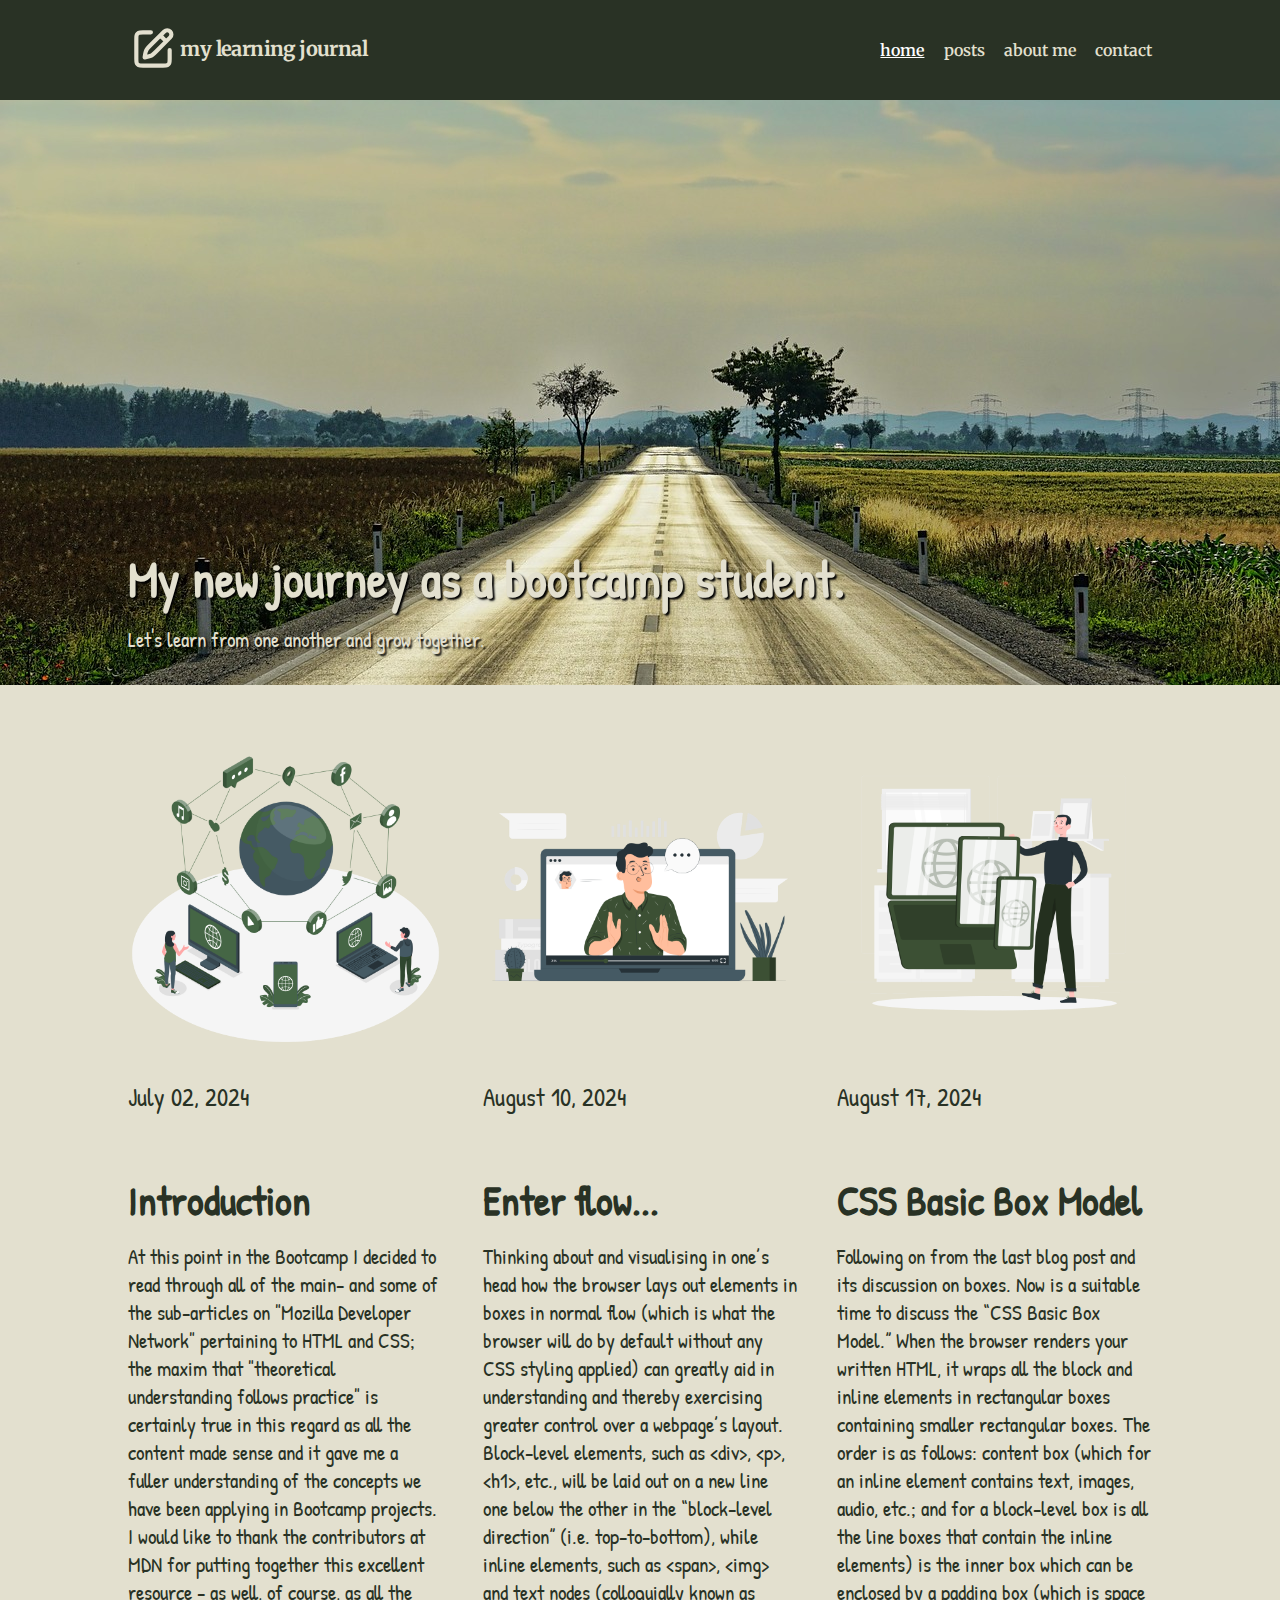
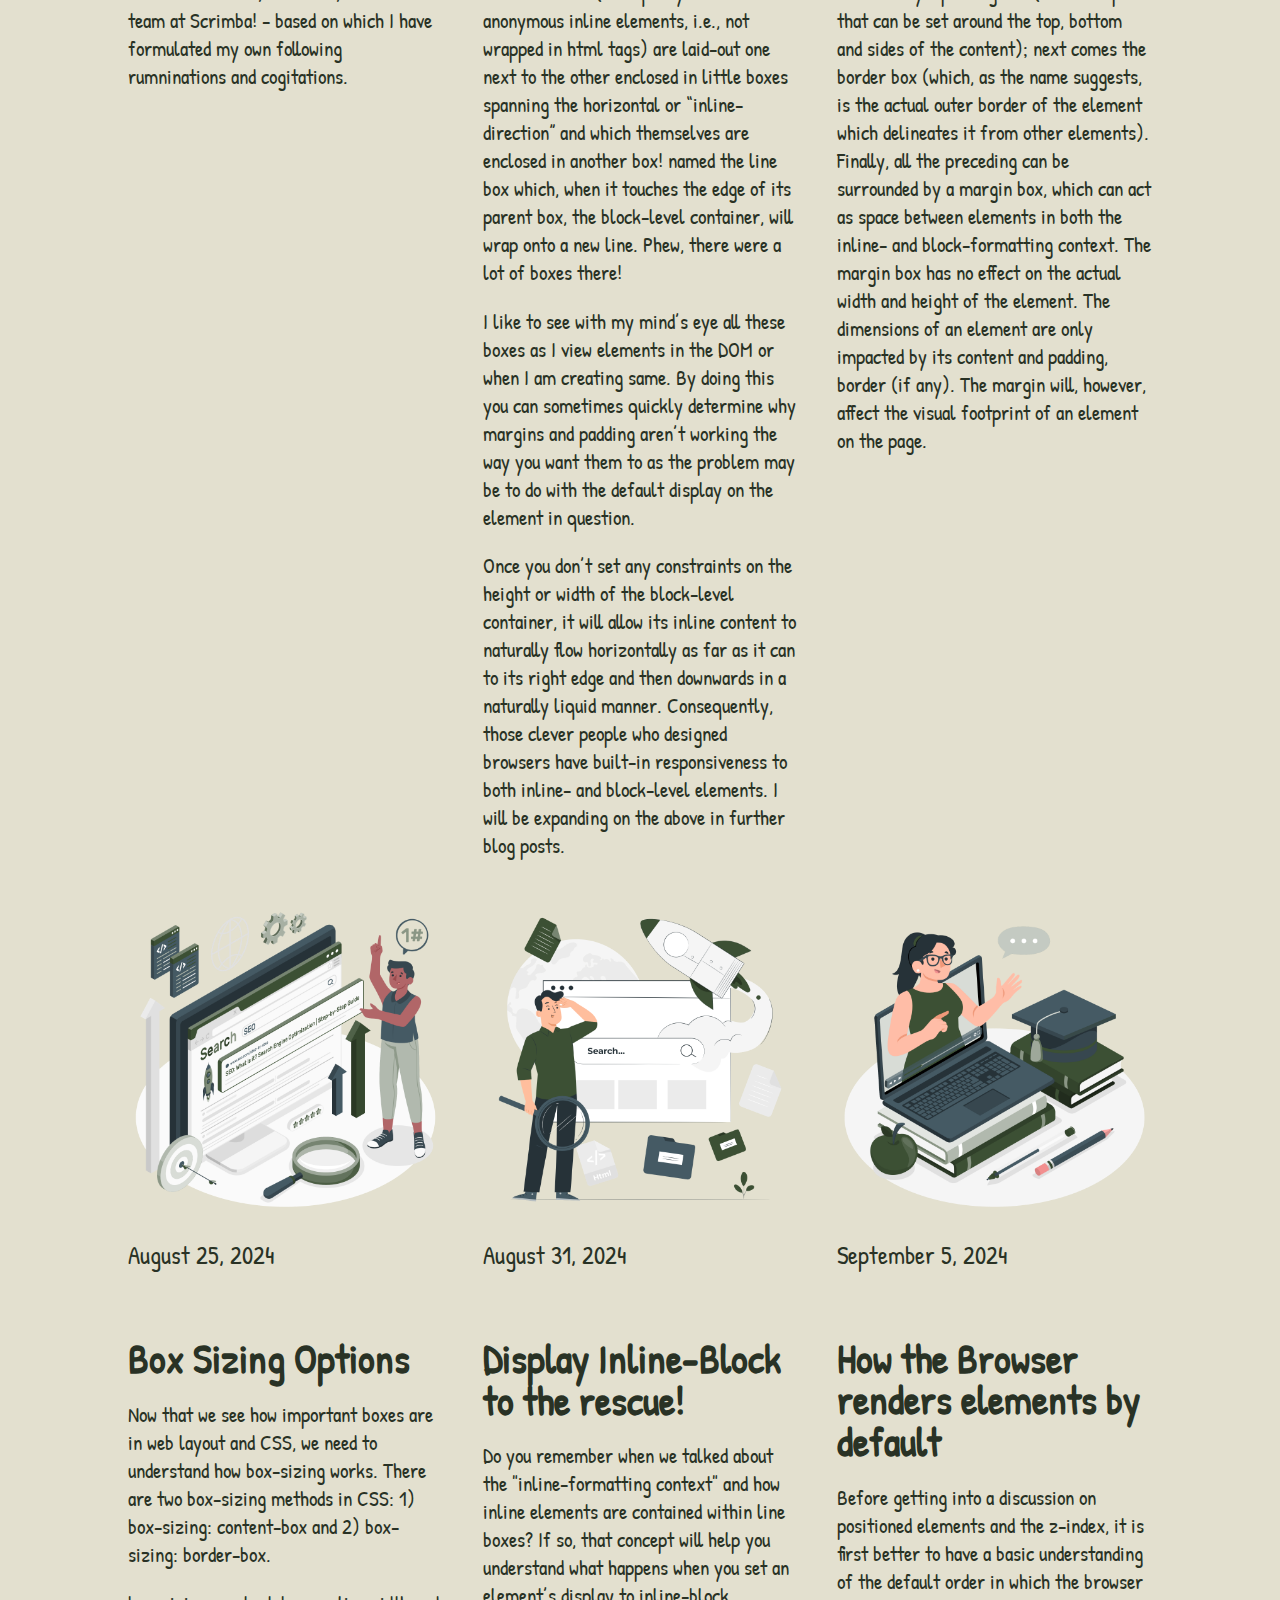
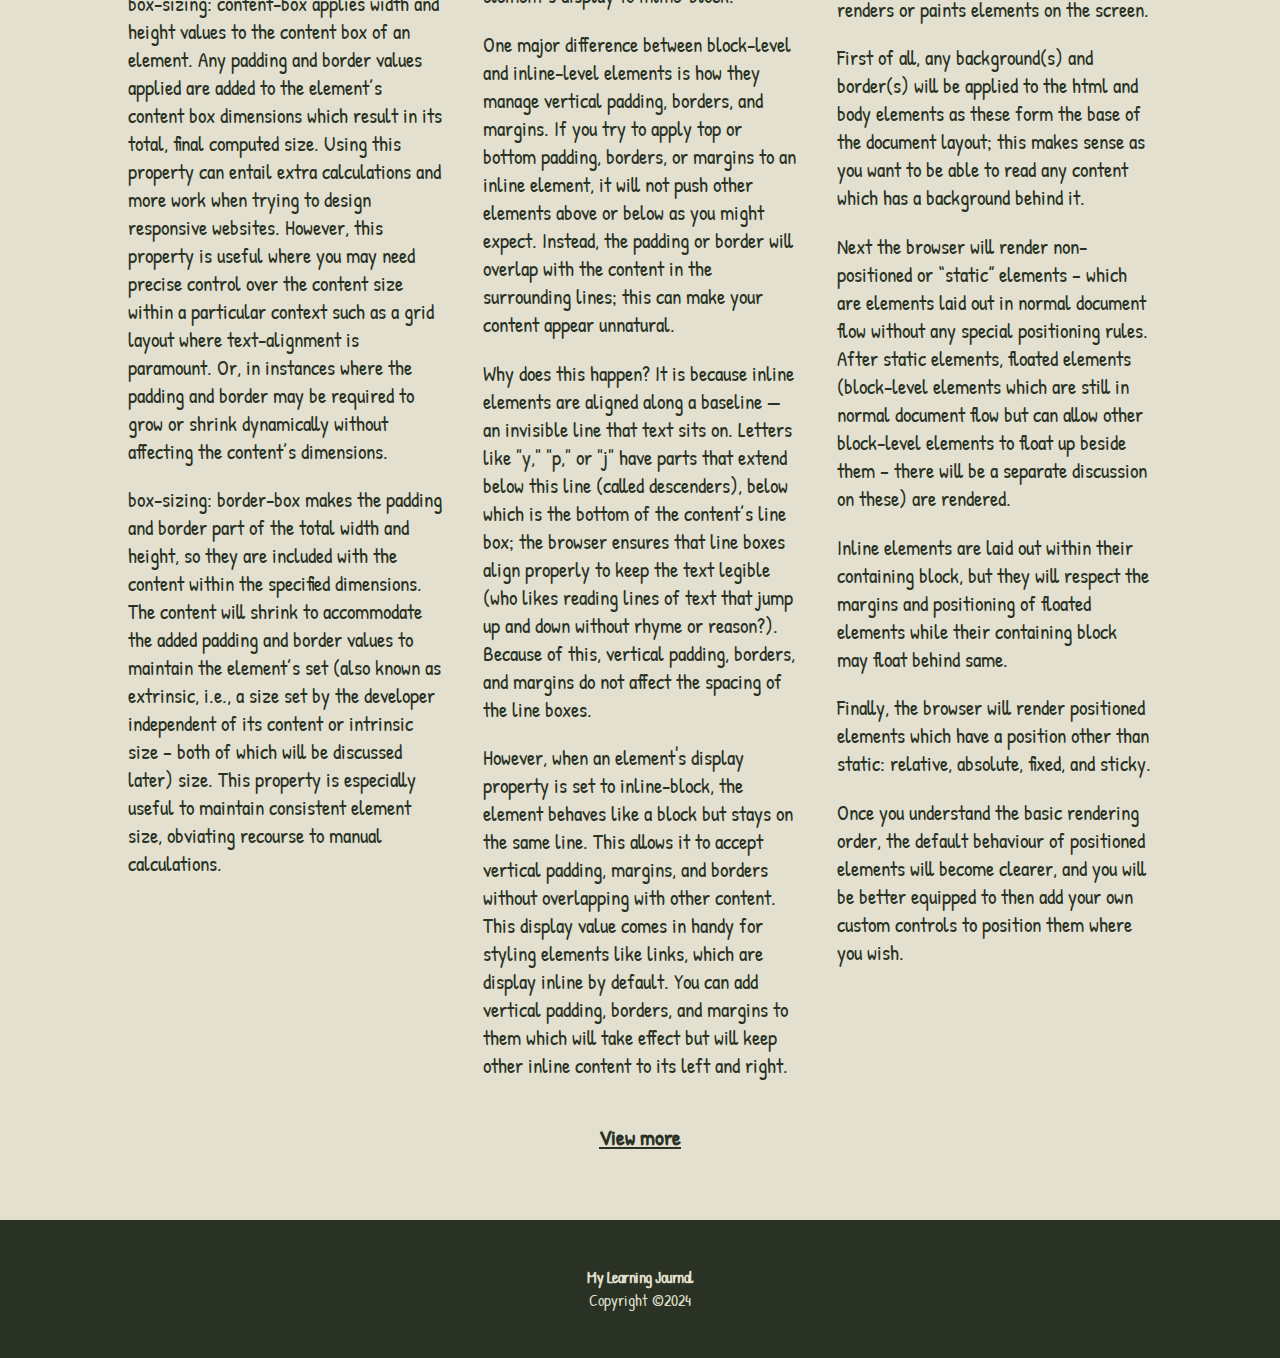
<file: index.html>
<!DOCTYPE html>
<html lang="en">
<head>
    <meta charset="UTF-8">
    <meta name="viewport" content="width=device-width, initial-scale=1.0">

    <!-- Google Fonts -->
  
    <link rel="preconnect" href="https://fonts.gstatic.com" crossorigin>
    <link href="https://fonts.googleapis.com/css2?family=Merriweather:ital,wght@0,300;0,400;0,700;0,900;1,300;1,400;1,700;1,900&display=swap"
     rel="stylesheet">
    <link rel="preconnect" href="https://fonts.googleapis.com">
    <link rel="preconnect" href="https://fonts.gstatic.com" crossorigin>
    <link href="https://fonts.googleapis.com/css2?family=Patrick+Hand&display=swap" rel="stylesheet">
    <link rel="stylesheet" href="shared.css">
    <link rel="stylesheet" href="index.css">   
    <title>Home Page</title>
    <script src="shared.js" defer></script>
</head>

<body>
    <header>
        <div class="container row">
                <div class="header-content">
                    <button class="nav-toggle">
                        <span class="hamburger"></span>
                    </button>
                    <div class="logo-title-container">
                        <svg class="logo" viewBox="0 0 24 24" fill="none" xmlns="http://www.w3.org/2000/svg" aria-label="My Learning Journal logo">
                            <path d="M11 4H7.2C6.0799 4 5.51984 4 5.09202 4.21799C4.71569 4.40974 4.40973 4.7157 4.21799 5.09202C4 5.51985 4 6.0799 4 7.2V16.8C4 17.9201 4 18.4802 4.21799 18.908C4.40973 19.2843 4.71569 19.5903 5.09202 19.782C5.51984 20 6.0799 20 7.2 20H16.8C17.9201 20 18.4802 20 18.908 19.782C19.2843 19.5903 19.5903 19.2843 19.782 18.908C20 18.4802 20 17.9201 20 16.8V12.5M15.5 5.5L18.3284 8.32843M10.7627 10.2373L17.411 3.58902C18.192 2.80797 19.4584 2.80797 20.2394 3.58902C21.0205 4.37007 21.0205 5.6364 20.2394 6.41745L13.3774 13.2794C12.6158 14.0411 12.235 14.4219 11.8012 14.7247C11.4162 14.9936 11.0009 15.2162 10.564 15.3882C10.0717 15.582 9.54378 15.6885 8.48793 15.9016L8 16L8.04745 15.6678C8.21536 14.4925 8.29932 13.9048 8.49029 13.3561C8.65975 12.8692 8.89125 12.4063 9.17906 11.9786C9.50341 11.4966 9.92319 11.0768 10.7627 10.2373Z" stroke="#E3E0CF" stroke-width="2" stroke-linecap="round" stroke-linejoin="round"/>
                        </svg>
                        <h1 class="site-name">my learning journal</h1>
                    </div>
                </div>
                <nav class="nav">
                    <ul class="nav__list flow-nav">
                        <li class="nav__item"><a href="/index.html">home</a></li>
                        <li class="nav__item"><a href="/post.html">posts</a></li>
                        <li class="nav__item"><a href="/about-page.html">about me</a></li>
                        <li class="nav__item"><a href="/contact.html">contact</a></li>
                    </ul>                    
              </nav>
        </div>           
    </header>
    <main>
        <section class="hero">
            <img src="images/road-trip.jpg" alt="A picture of a road with fields on either side, mountains in the distance and a slightly overcast, summer sky">
            <div class="container hero-content flow">
                <h1>My new journey as a bootcamp student.</h1>
                <p>Let's learn from one another and grow together.</p>
            </div>
        </section>
        <section class="recent-posts bg-light">
            <div class="container recent-posts-container">
                <div class="recent-posts-grid-container">
                    <article class="grid-column flow">
                        <img src="images/online-world.png" alt="Animation of an elevated globe surrounded by a nexus of icons with a man and woman each standing in front of a laptop with a smartphone in the middle">
                        <time datetime="2024-07-02">July 02, 2024</time>
                        <h2>Introduction</h2>
                        <p>At this point in the Bootcamp I decided to read through all of the main- and some of the sub-articles on "Mozilla Developer Network" pertaining to HTML and CSS; the maxim that "theoretical understanding follows practice"
                            is certainly true in this regard as all the content made sense and it gave me a fuller understanding of the concepts we have been applying in Bootcamp projects. I would like to thank the contributors at MDN 
                            for putting together this excellent resource - as well, of course, as all the team at Scrimba! - based on which I have formulated
                            my own following rumninations and cogitations. 
                        </p>
                    </article>
                    <article class="grid-column flow">
                        <img src="images/man-in-laptop.png" alt="Animation of man speaking from inside a laptop">
                        <time datetime="2024-08-10">August 10, 2024</time>
                        <h2>Enter flow...</h2>
                        <p>Thinking about and visualising in one’s head how the browser lays out elements in boxes in normal flow (which is what the browser will do by default without any CSS styling applied) can greatly aid in understanding and thereby exercising greater control over a webpage’s layout.
                           Block-level elements, such as &lt;div&gt;, &lt;p&gt;, &lt;h1&gt;, etc., will be laid out on a new line one below the other in the “block-level direction” (i.e. top-to-bottom), while inline elements, such as &lt;span&gt;, &lt;img&gt; and text nodes (colloquially known as anonymous inline elements, i.e., not wrapped in html tags) are laid-out one next to the other enclosed in little boxes spanning the horizontal or “inline-direction” and which themselves are enclosed in another box! named the line box which, when it touches the edge of its parent box, the block-level container, will wrap onto a new line. Phew, there were a lot of boxes there!</p>
                        <p>I like to see with my mind’s eye all these boxes as I view elements in the DOM or when I am creating same. By doing this you can sometimes quickly determine why margins and padding aren’t working the way you want them to as the problem may be to do with the default display on the element in question.</p>
                        <p>Once you don’t set any constraints on the height or width of the block-level container, it will allow its inline content to naturally flow horizontally as far as it can to its right edge and then downwards in a naturally liquid manner. Consequently, those clever people who designed browsers have built-in responsiveness to both inline- and block-level elements. I will be expanding on the above in further blog posts.</p>   
                    </article>
                    <article class="grid-column flow">
                        <img src="images/web-devices.png" alt="Animation of man standing in front of a smart phone, tablet and laptop">
                        <time datetime="2024-08-17">August 17, 2024</time>
                        <h2>CSS Basic Box Model</h2>
                        <p>Following on from the last blog post and its discussion on boxes. Now is a suitable time to discuss the “CSS Basic Box Model.”
                           When the browser renders your written HTML, it wraps all the block and inline elements in rectangular boxes containing smaller rectangular boxes.
                           The order is as follows: content box (which for an inline element contains text, images, audio, etc.; and for a block-level box is all the line boxes that contain the inline elements) is the inner box which can be enclosed by a padding box (which is space that can be set around the top, bottom and sides of the content);
                           next comes the border box (which, as the name suggests, is the actual outer border of the element which delineates it from other elements). Finally, all the preceding can be surrounded by a margin box, which can act as space between elements in both the inline- and block-formatting context. The margin box has no effect on the actual width and height of the element. The dimensions of an element are only impacted by its content and padding, border (if any). The margin will, however, affect the visual footprint of an element on the page.
                        </p>
                    </article>
                    <article class="grid-column flow">
                        <img src="images/seo.png" alt="Animation of man standing if front of a search engine search bar protruding from the screen">
                        <time datetime="2024-08-25">August 25, 2024</time>
                        <h2>Box Sizing Options</h2>
                        <p>Now that we see how important boxes are in web layout and CSS, we need to understand how box-sizing works. There are two box-sizing methods in CSS: 1) box-sizing: content-box and 2) box-sizing: border-box.</p>
                        <p>box-sizing: content-box applies width and height values to the content box of an element. Any padding and border values applied are added to the element’s content box dimensions which result in its total, final computed size.
                           Using this property can entail extra calculations and more work when trying to design responsive websites. However, this property is useful where you may need precise control over the content size within a particular context such as a grid layout where text-alignment is paramount. Or, in instances where the padding and border may be required to grow or shrink dynamically without affecting the content’s dimensions.</p> 
                        <p>box-sizing: border-box makes the padding and border part of the total width and height, so they are included with the content within the specified dimensions. The content will shrink to accommodate the added padding and border values to maintain the element’s set (also known as extrinsic, i.e., a size set by the developer independent of its content or intrinsic size – both of which will be discussed later) size. This property is especially useful to maintain consistent element size, obviating recourse to manual calculations.</p>
                    </article>
                    <article class="grid-column flow">
                        <img src="images/search.png" alt="Animation of a man holding a magnifying glass in awe of a rocket flying from a browser's search bar page">
                        <time datetime="2024-08-31">August 31, 2024</time>
                        <h2>Display Inline-Block to the rescue!</h2>
                        <p>Do you remember when we talked about the "inline-formatting context" and how inline elements are contained within line boxes? If so, that concept will help you understand what happens when you set an element’s display to inline-block.
                        <p>One major difference between block-level and inline-level elements is how they manage vertical padding, borders, and margins. If you try to apply top or bottom padding, borders, or margins to an inline element, it will not push other elements above or below as you might expect. Instead, the padding or border will overlap with the content in the surrounding lines; this can make your content appear unnatural.</p> 
                        <p>Why does this happen? It is because inline elements are aligned along a baseline — an invisible line that text sits on. Letters like "y," "p," or "j" have parts that extend below this line (called descenders), below which is the bottom of the content’s line box; the browser ensures that line boxes align properly to keep the text legible (who likes reading lines of text that jump up and down without rhyme or reason?). Because of this, vertical padding, borders, and margins do not affect the spacing of the line boxes.</p>
                        <p>However, when an element's display property is set to inline-block, the element behaves like a block but stays on the same line. This allows it to accept vertical padding, margins, and borders without overlapping with other content. This display value comes in handy for styling elements like links, which are display inline by default. You can add vertical padding, borders, and margins to them which will take effect but will keep other inline content to its left and right.</p>                           
                    </article>
                    <article class="grid-column flow">
                        <img src="images/woman-in-laptop.png" alt="Animation of a woman speaking from a laptop that has a pile of books on one side, pen and pencil to the front and an apple on the other side">
                        <time datetime="2024-09-05">September 5, 2024</time>
                        <h2>How the Browser renders elements by default</h2>
                        <p>Before getting into a discussion on positioned elements and the z-index, it is first better to have a basic understanding of the default order in which the browser renders or paints elements on the screen.</p>
                        <p>First of all, any background(s) and border(s) will be applied to the html and body elements as these form the base of the document layout; this makes sense as you want to be able to read any content which has a background behind it.</p>
                        <p>Next the browser will render non-positioned or “static” elements – which are elements laid out in normal document flow without any special positioning rules. After static elements, floated elements (block-level elements which are still in normal document flow but can allow other block-level elements to float up beside them – there will be a separate discussion on these) are rendered.</p>
                        <p>Inline elements are laid out within their containing block, but they will respect the margins and positioning of floated elements while their containing block may float behind same.</p>
                        <p>Finally, the browser will render positioned elements which have a position other than static: relative, absolute, fixed, and sticky.</p>
                        <p>Once you understand the basic rendering order, the default behaviour of positioned elements will become clearer, and you will be better equipped to then add your own custom controls to position them where you wish.</p>                     
                    </article>
                    <article class="grid-column extra-content hidden flow">
                        <img src="images/globe-hovering-over-phone.png" alt="Animation of globe hovering over a smart phone">
                        <time datetime="2024-09-05">September 05, 2024</time>
                        <h2>Position Relative</h2>
                        <p>We can start doing many interesting things when we set an element’s position property value to relative in CSS. While the browser will reserve its space in normal flow, we can move it relative to same by using the top, bottom, left and right values. These will move the element from the edges of its normal position by the set values to the previously mentioned. E.g. by setting bottom: 5px the element will be moved 5px up from the bottom edge of where it would normally reside. If you were to apply a value of 0 to the top, bottom, right and left, the element would stay in its normal flow position as you are telling the browser to apply an offset value of 0 from the four edges of where it would normally live.</p>  
                        <p>Armed with our new understanding of the order in which the browser paints elements, we now understand why a relatively positioned element can appear to overlap other elements when sufficient offset values are applied.</p> 
                        <p>As we will be discussing absolutely positioned elements next, a relatively positioned element can function as a reference point for same, as we will see.</p>                            
                    </article>
                    <article class="grid-column extra-content hidden flow">
                        <img src="images/notebook-glasses.png" alt="Animation of notepad with writing on it surrounded by a pair of reading glasses, pencil and highlighter">
                        <time datetime="2024-09-10">September 10, 2024</time>
                        <h2>Position Absolute</h2>
                        <p>An absolutely positioned element is taken completely out of normal flow by the browser; therefore, surrounding elements will rush in to take up the space where it would have lived as they are now oblivious to its existence. This element can be positioned relative to its nearest positioned ancestor, which has a position other than static; if none exists, then it can be positioned relative to the viewport (visible part of the screen). What this means is that the absolute-positioned element will keep searching anxiously up the DOM tree for a positioned ancestor to which it can anchor itself; finding none, it is undeterred and will settle for the viewport (well beggars can’t be choosers!).</p>
                        <p>Now if the positioned element’s containing block is the viewport and you set its right, left, top and bottom values to 0, this will tell the browser to cover the entire viewport with same; this can come in handy for pop-up modals that you want to temporarily occupy the full viewport space until a close button or some other part thereof is clicked. This technique is used to garner a user’s full attention and gently encourage them into taking the requested action. There are many other such possibilities for this versatile free spirit, such as sidebars that appear out of nowhere, etc.</p>  
                        <p>If you do not set an explicit width and height for an absolutely positioned element, it will size itself to its content. While setting its width to 100% or right and left both to 0 may appear to have the same effect (i.e., stretching the full width of its container), bear in mind that if you are not using box-sizing: border-box (remember that?), then setting width to 100% will not have regard for any padding or borders on the element while right and left set to 0 will encompass both.</p>
                    </article>
                </div>
                <p class="view view-more-btn">View more</p>
                <p class="view hidden view-less-btn">View less</p>
            </div>
        </section>
    </main>        
    <footer>
        <p>My Learning Journal</p>
        <p>Copyright &copy;2024</p>
    </footer> 
</body>
</html>
</file>
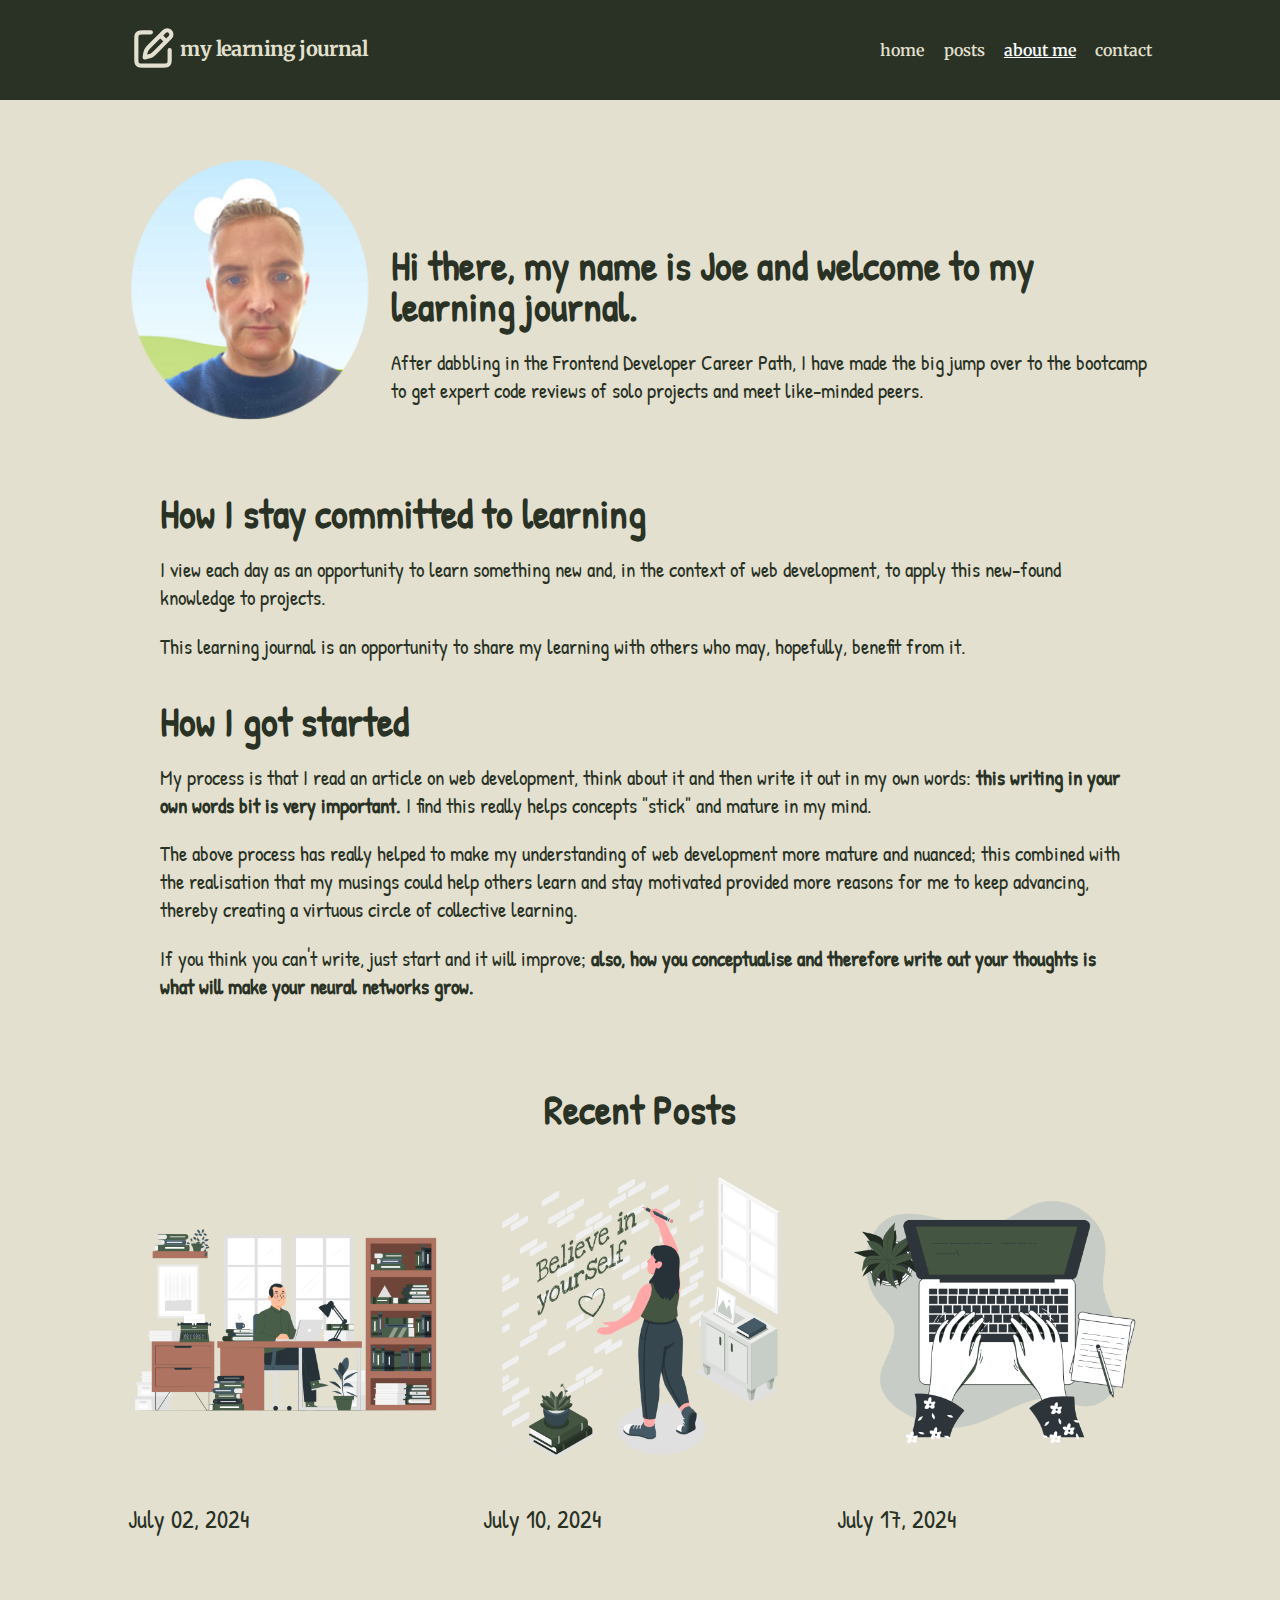
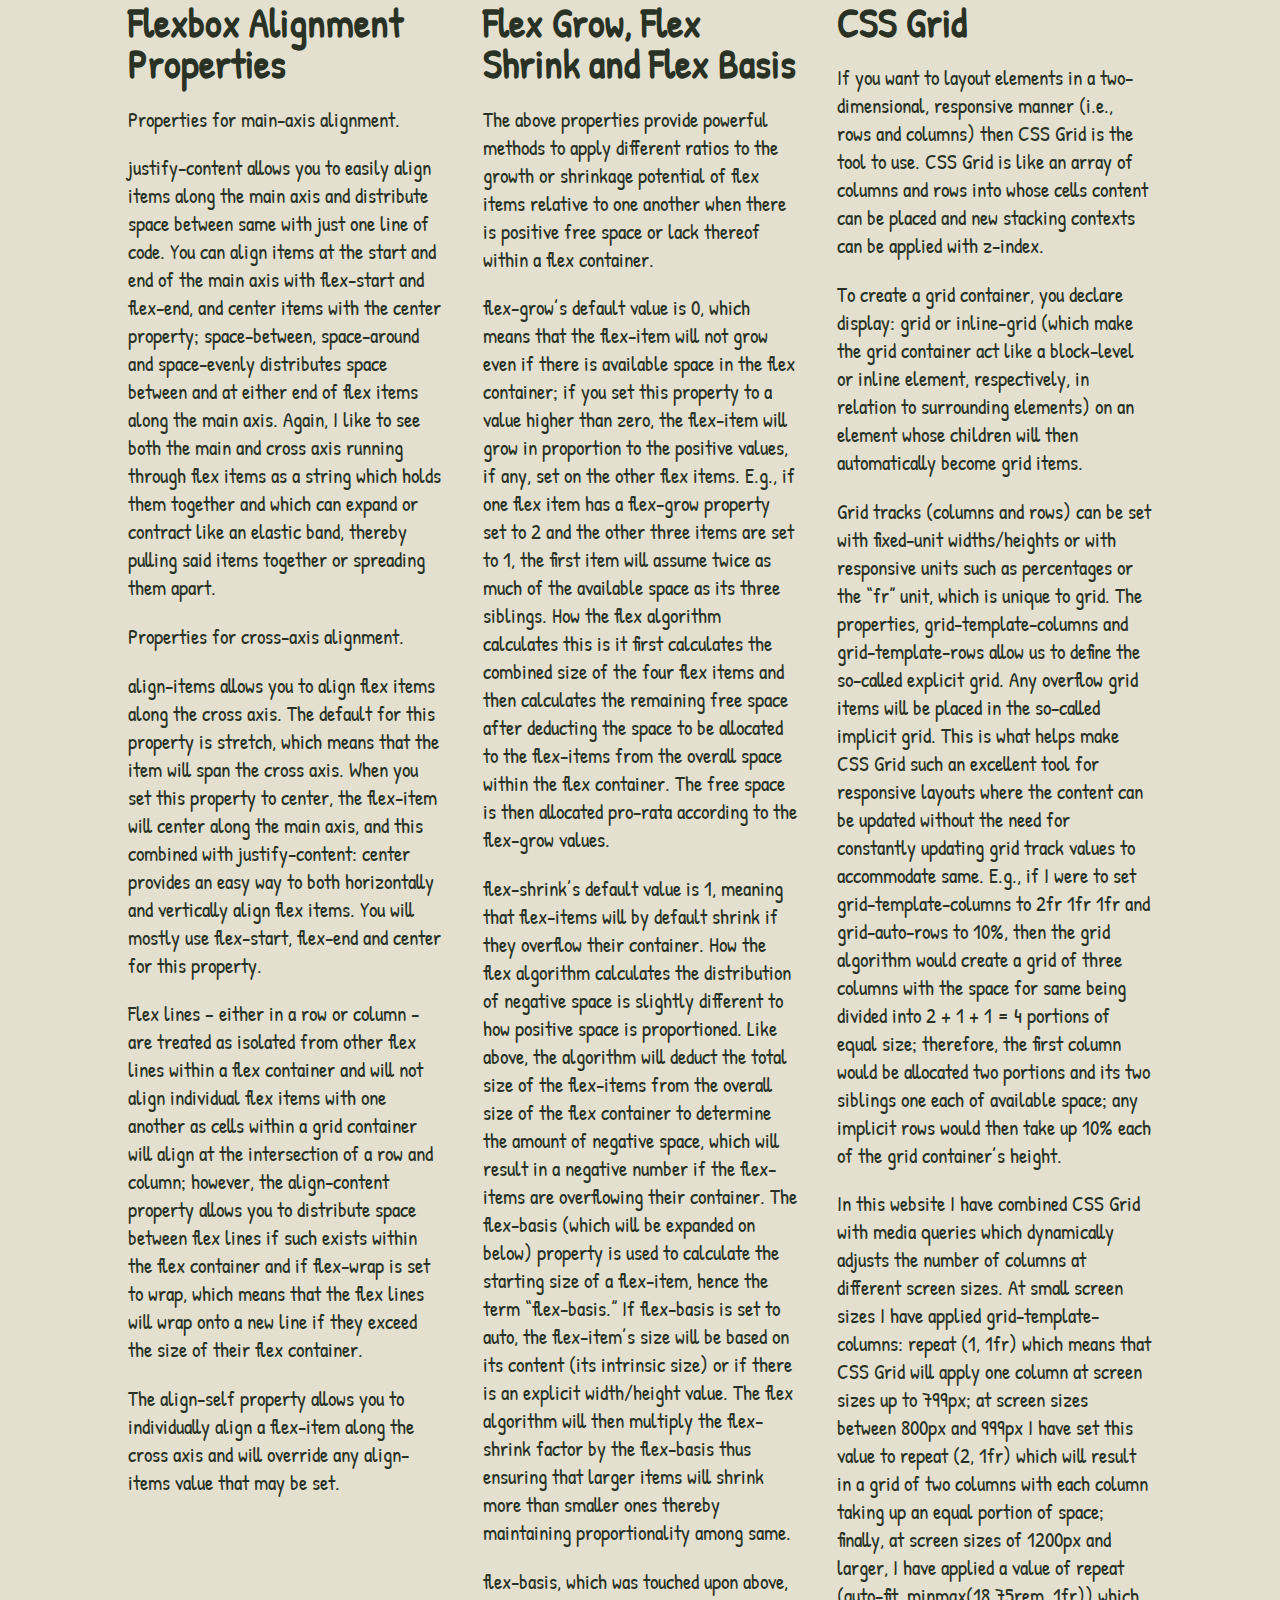
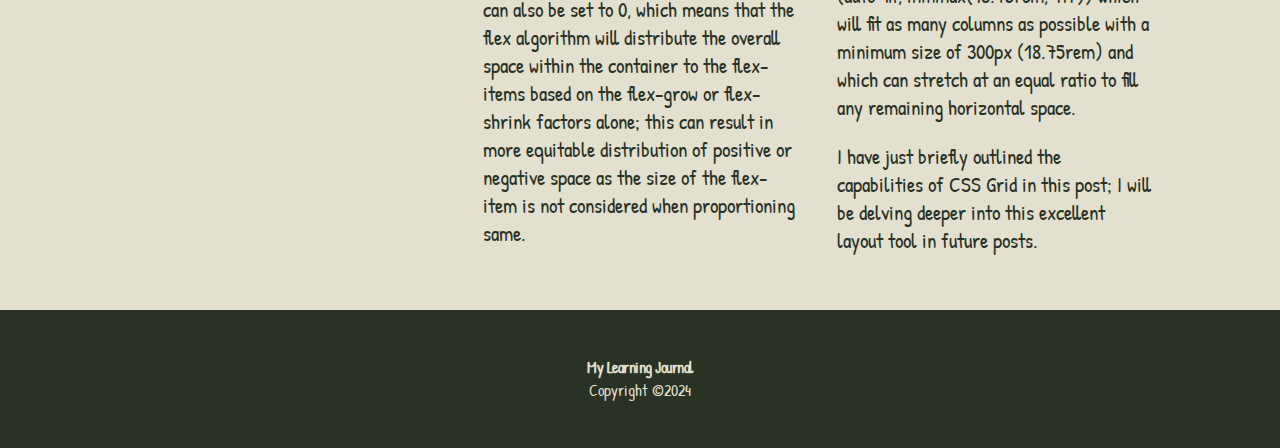
<file: about-page.html>
<!DOCTYPE html>
<html lang="en">
<head>
    <meta charset="UTF-8">
    <meta name="viewport" content="width=device-width, initial-scale=1.0">

    <!-- Google Fonts -->
    <link rel="preconnect" href="https://fonts.gstatic.com" crossorigin>
    <link href="https://fonts.googleapis.com/css2?family=Merriweather:ital,wght@0,300;0,400;0,700;0,900;1,300;1,400;1,700;1,900&display=swap"
     rel="stylesheet">   
    <link rel="preconnect" href="https://fonts.googleapis.com">
    <link rel="preconnect" href="https://fonts.gstatic.com" crossorigin>
    <link href="https://fonts.googleapis.com/css2?family=Patrick+Hand&display=swap" rel="stylesheet">
    <link rel="stylesheet" href="shared.css">
    <link rel="stylesheet" href="about-page.css">  
    <title>About Page</title>
    <script src="shared.js" defer></script>

</head>
<body>

    <header>
        <div class="container row">
                <div class="header-content">
                    <button class="nav-toggle">
                        <span class="hamburger"></span>
                    </button>
                    <div class="logo-title-container">
                        <svg class="logo" viewBox="0 0 24 24" fill="none" xmlns="http://www.w3.org/2000/svg" aria-label="My Learning Journal logo">
                            <path d="M11 4H7.2C6.0799 4 5.51984 4 5.09202 4.21799C4.71569 4.40974 4.40973 4.7157 4.21799 5.09202C4 5.51985 4 6.0799 4 7.2V16.8C4 17.9201 4 18.4802 4.21799 18.908C4.40973 19.2843 4.71569 19.5903 5.09202 19.782C5.51984 20 6.0799 20 7.2 20H16.8C17.9201 20 18.4802 20 18.908 19.782C19.2843 19.5903 19.5903 19.2843 19.782 18.908C20 18.4802 20 17.9201 20 16.8V12.5M15.5 5.5L18.3284 8.32843M10.7627 10.2373L17.411 3.58902C18.192 2.80797 19.4584 2.80797 20.2394 3.58902C21.0205 4.37007 21.0205 5.6364 20.2394 6.41745L13.3774 13.2794C12.6158 14.0411 12.235 14.4219 11.8012 14.7247C11.4162 14.9936 11.0009 15.2162 10.564 15.3882C10.0717 15.582 9.54378 15.6885 8.48793 15.9016L8 16L8.04745 15.6678C8.21536 14.4925 8.29932 13.9048 8.49029 13.3561C8.65975 12.8692 8.89125 12.4063 9.17906 11.9786C9.50341 11.4966 9.92319 11.0768 10.7627 10.2373Z" stroke="#E3E0CF" stroke-width="2" stroke-linecap="round" stroke-linejoin="round"/>
                        </svg>
                        <h1 class="site-name">my learning journal</h1>
                    </div>
                </div>
                <nav class="nav">
                    <ul class="nav__list flow-nav">
                        <li class="nav__item"><a href="/index.html">home</a></li>
                        <li class="nav__item"><a href="/post.html">posts</a></li>
                        <li class="nav__item"><a href="/about-page.html">about me</a></li>
                        <li class="nav__item"><a href="/contact.html">contact</a></li>
                    </ul>                    
              </nav>
        </div>           
    </header>

    <main>
        <section class="bg-light top-section-padding">
            <div class="container flow">
                <div class="about-me-intro">
                    <img src="images/picture-of-me.png" alt="An image of page author, Joe Sheridan">
                    <div class="about-me-intro__content">
                        <h2>Hi there, my name is Joe and welcome to my learning journal.</h2>
                        <p>After dabbling in the Frontend Developer Career Path, I have
                            made the big jump over to the bootcamp to get expert code reviews of solo projects
                            and meet like-minded peers.
                        </p>
                    </div>
                </div>
                <div class="about-me-main-content">
                    <h2>How I stay committed to learning</h2>
                    <p>I view each day as an opportunity to learn something new and, in the context of web development, to apply this new-found knowledge to projects.</p>
                    <p>This learning journal is an opportunity to share my learning with others who may, hopefully, benefit from it.</p>
                    <h2>How I got started</h2>
                    <p>My process is that I read an article on web development, think about it and then write it out in my own words: <strong>this writing in your own words bit is very important.</strong> 
                        I find this really helps concepts "stick" and mature in my mind.</p>                    
                    <p>The above process has really helped to make my understanding of web development more mature and nuanced; this combined with the realisation
                        that my musings could help others learn and stay motivated provided more reasons for me to keep
                        advancing, thereby creating a virtuous circle of collective learning.</p>
                    <p>If you think you can't write, just start and it will improve; <strong>also, how you conceptualise and therefore write out your thoughts is what will make your
                        neural networks grow.</strong>
                    </p>                   
                </div>
            </div>
        </section>
        <section class="recent-posts post-about bg-light">
            <div class="container recent-posts-container">
                <h2 class="recent-posts-title">Recent Posts</h2>
                <div class="recent-posts-grid-container">
                    <article class="grid-column flow">
                        <img src="images/man-at-desk.png" alt="Animation of man working at his desk in an office">
                        <time datetime="2024-07-02">July 02, 2024</time>
                        <h2>Flexbox Alignment Properties</h2>
                        <p>Properties for main-axis alignment.</p>
                        <p>justify-content allows you to easily align items along the main axis and distribute space between same with just one line of code. You can align items at the start and end of the main axis with flex-start and flex-end, and center items with the center property; space-between, space-around and space-evenly distributes space between and at either end of flex items along the main axis. Again, I like to see both the main and cross axis running through flex items as a string which holds them together and which can expand or contract like an elastic band, thereby pulling said items together or spreading them apart.</p> 
                        <p>Properties for cross-axis alignment.</p>
                        <p>align-items allows you to align flex items along the cross axis. The default for this property is stretch, which means that the item will span the cross axis. When you set this property to center, the flex-item will center along the main axis, and this combined with justify-content: center provides an easy way to both horizontally and vertically align flex items.  You will mostly use flex-start, flex-end and center for this property.</p> 
                        <p>Flex lines – either in a row or column - are treated as isolated from other flex lines within a flex container and will not align individual flex items with one another as cells within a grid container will align at the intersection of a row and column; however, the align-content property allows you to distribute space between flex lines if such exists within the flex container and if flex-wrap is set to wrap, which means that the flex lines will wrap onto a new line if they exceed the size of their flex container.</p>
                        <p>The align-self property allows you to individually align a flex-item along the cross axis and will override any align-items value that may be set.</p>                           
                    </article>
                    <article class="grid-column flow">
                        <img src="images/writing-on-wall.png" alt="Animation of woman writing, &quot;Believe in yourself&quot;">
                        <time datetime="2024-07-10">July 10, 2024</time>
                        <h2>Flex Grow, Flex Shrink and Flex Basis</h2>
                        <p>The above properties provide powerful methods to apply different ratios to the growth or shrinkage potential of flex items relative to one another when there is positive free space or lack thereof within a flex container.</p>
                        <p>flex-grow’s default value is 0, which means that the flex-item will not grow even if there is available space in the flex container; if you set this property to a value higher than zero, the flex-item will grow in proportion to the positive values, if any, set on the other flex items.  E.g., if one flex item has a flex-grow property set to 2 and the other three items are set to 1, the first item will assume twice as much of the available space as its three siblings. How the flex algorithm calculates this is it first calculates the combined size of the four flex items and then calculates the remaining free space after deducting the space to be allocated to the flex-items from the overall space within the flex container. The free space is then allocated pro-rata according to the flex-grow values.</p> 
                        <p>flex-shrink’s default value is 1, meaning that flex-items will by default shrink if they overflow their container. How the flex algorithm calculates the distribution of negative space is slightly different to how positive space is proportioned. Like above, the algorithm will deduct the total size of the flex-items from the overall size of the flex container to determine the amount of negative space, which will result in a negative number if the flex-items are overflowing their container. The flex-basis (which will be expanded on below) property is used to calculate the starting size of a flex-item, hence the term “flex-basis.” If flex-basis is set to auto, the flex-item’s size will be based on its content (its intrinsic size) or if there is an explicit width/height value. The flex algorithm will then multiply the flex-shrink factor by the flex-basis thus ensuring that larger items will shrink more than smaller ones thereby maintaining proportionality among same.</p> 
                        <p>flex-basis, which was touched upon above, can also be set to 0, which means that the flex algorithm will distribute the overall space within the container to the flex-items based on the flex-grow or flex-shrink factors alone; this can result in more equitable distribution of positive or negative space as the size of the flex-item is not considered when proportioning same.</p>                              
                    </article>
                    <article class="grid-column flow">
                        <img src="images/typing-laptop.png" alt="Animation of a pair of female hands typing on a laptop">
                        <time datetime="2024-07-17">July 17, 2024</time>
                        <h2>CSS Grid</h2>
                        <p>If you want to layout elements in a two-dimensional, responsive manner (i.e., rows and columns) then CSS Grid is the tool to use. CSS Grid is like an array of columns and rows into whose cells content can be placed and new stacking contexts can be applied with z-index.</p> 
                        <p>To create a grid container, you declare display: grid or inline-grid (which make the grid container act like a block-level or inline element, respectively, in relation to surrounding elements) on an element whose children will then automatically become grid items.</p> 
                        <p>Grid tracks (columns and rows) can be set with fixed-unit widths/heights or with responsive units such as percentages or the “fr” unit, which is unique to grid. The properties, grid-template-columns and grid-template-rows allow us to define the so-called explicit grid. Any overflow grid items will be placed in the so-called implicit grid. This is what helps make CSS Grid such an excellent tool for responsive layouts where the content can be updated without the need for constantly updating grid track values to accommodate same. E.g., if I were to set grid-template-columns to 2fr 1fr 1fr and grid-auto-rows to 10%, then the grid algorithm would create a grid of three columns with the space for same being divided into 2 + 1 + 1 = 4 portions of equal size; therefore, the first column would be allocated two portions and its two siblings one each of available space; any implicit rows would then take up 10% each of the grid container’s height.</p>
                        <p>In this website I have combined CSS Grid with media queries which dynamically adjusts the number of columns at different screen sizes. At small screen sizes I have applied grid-template-columns: repeat (1, 1fr) which means that CSS Grid will apply one column at screen sizes up to 799px; at screen sizes between 800px and 999px I have set this value to repeat (2, 1fr) which will result in a grid of two columns with each column taking up an equal portion of space; finally, at screen sizes of 1200px and larger, I have applied a value of repeat (auto-fit, minmax(18.75rem, 1fr)) which will fit as many columns as possible with a minimum size of 300px (18.75rem) and which can stretch at an equal ratio to fill any remaining horizontal space.</p>
                        <p>I have just briefly outlined the capabilities of CSS Grid in this post; I will be delving deeper into this excellent layout tool in future posts.</p>                           
                    </article>
                </div>
            </div>
        </section>
    </main>
    <footer>
        <p>My Learning Journal</p>
        <p>Copyright &copy;2024</p>
    </footer>
</body>
</html>
</file>
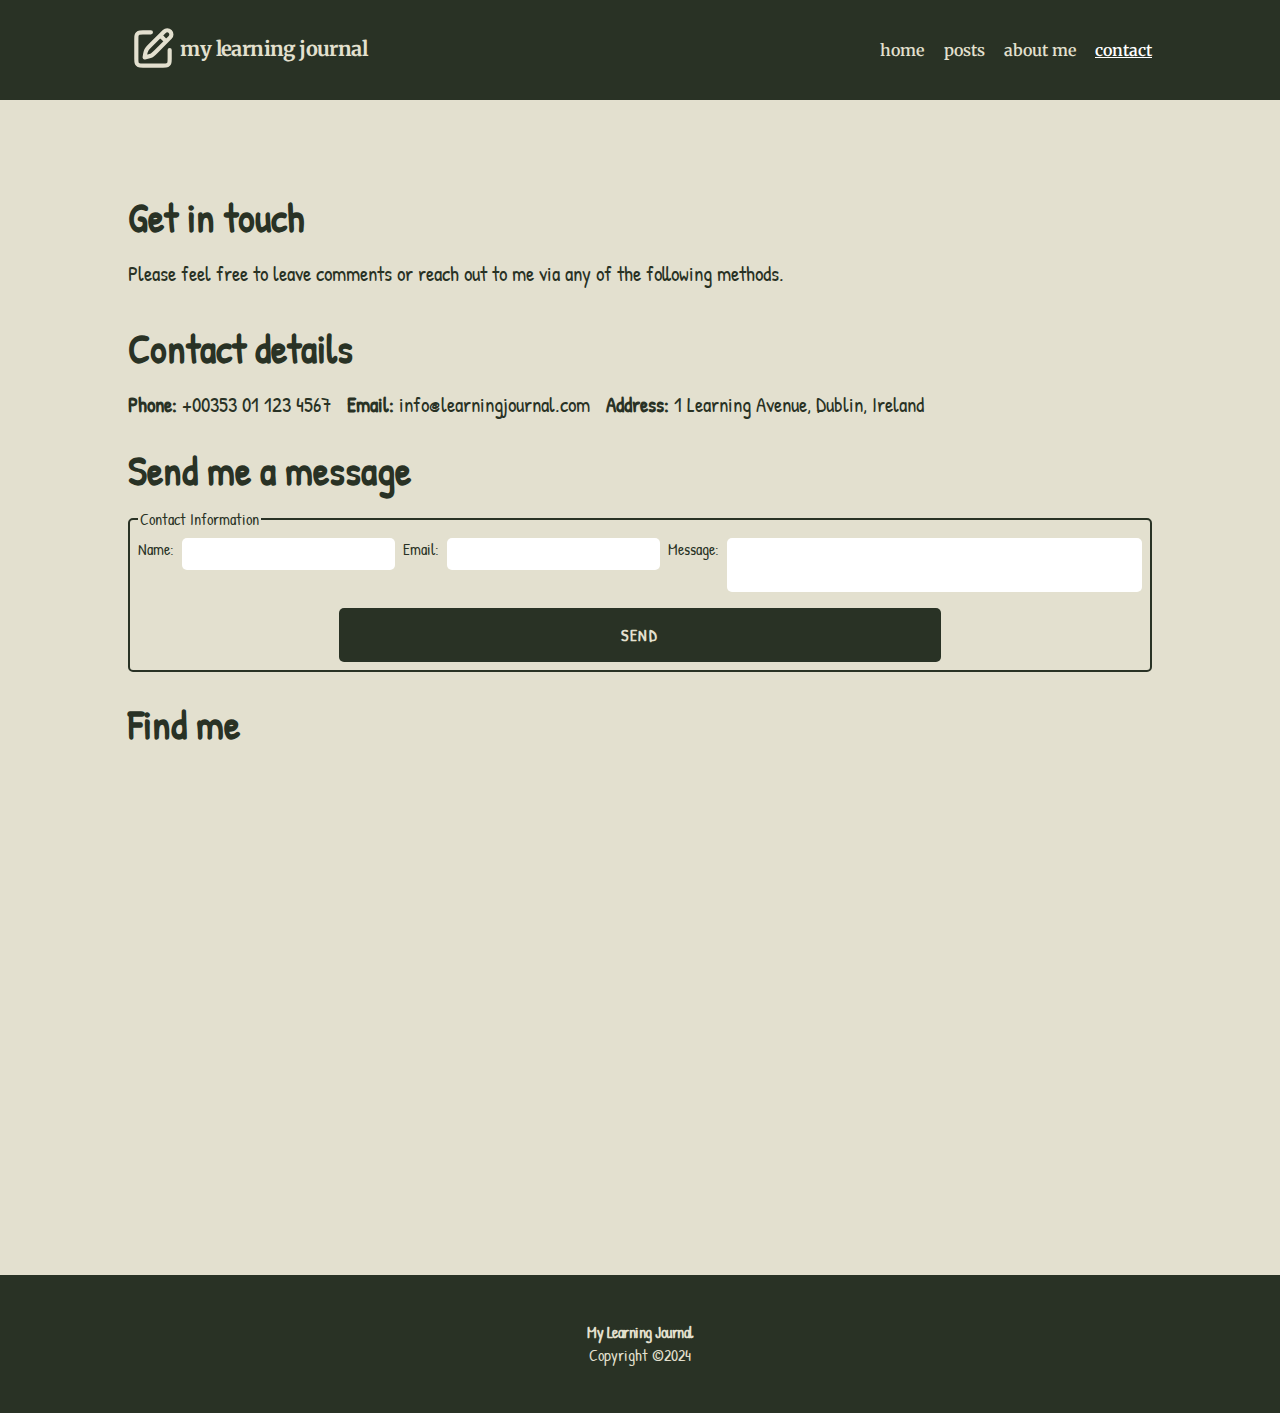
<file: contact.html>
<!DOCTYPE html>
<html lang="en">
<head>
    <meta charset="UTF-8">
    <meta name="viewport" content="width=device-width, initial-scale=1.0">

    <!-- Google Fonts -->
   
    <link rel="preconnect" href="https://fonts.gstatic.com" crossorigin>
    <link href="https://fonts.googleapis.com/css2?family=Merriweather:ital,wght@0,300;0,400;0,700;0,900;1,300;1,400;1,700;1,900&display=swap"
     rel="stylesheet">   
    <link rel="preconnect" href="https://fonts.googleapis.com">
    <link rel="preconnect" href="https://fonts.gstatic.com" crossorigin>
    <link href="https://fonts.googleapis.com/css2?family=Patrick+Hand&display=swap" rel="stylesheet">

    <link rel="stylesheet" href="shared.css">
    <link rel="stylesheet" href="contact.css">
    <title>Contact Information</title>
    <script src="shared.js" defer></script>

</head>
<body>
    <header>
        <div class="container row">
                <div class="header-content">
                    <button class="nav-toggle">
                        <span class="hamburger"></span>
                    </button>
                    <div class="logo-title-container">
                        <svg class="logo" viewBox="0 0 24 24" fill="none" xmlns="http://www.w3.org/2000/svg" aria-label="My Learning Journal logo">
                            <path d="M11 4H7.2C6.0799 4 5.51984 4 5.09202 4.21799C4.71569 4.40974 4.40973 4.7157 4.21799 5.09202C4 5.51985 4 6.0799 4 7.2V16.8C4 17.9201 4 18.4802 4.21799 18.908C4.40973 19.2843 4.71569 19.5903 5.09202 19.782C5.51984 20 6.0799 20 7.2 20H16.8C17.9201 20 18.4802 20 18.908 19.782C19.2843 19.5903 19.5903 19.2843 19.782 18.908C20 18.4802 20 17.9201 20 16.8V12.5M15.5 5.5L18.3284 8.32843M10.7627 10.2373L17.411 3.58902C18.192 2.80797 19.4584 2.80797 20.2394 3.58902C21.0205 4.37007 21.0205 5.6364 20.2394 6.41745L13.3774 13.2794C12.6158 14.0411 12.235 14.4219 11.8012 14.7247C11.4162 14.9936 11.0009 15.2162 10.564 15.3882C10.0717 15.582 9.54378 15.6885 8.48793 15.9016L8 16L8.04745 15.6678C8.21536 14.4925 8.29932 13.9048 8.49029 13.3561C8.65975 12.8692 8.89125 12.4063 9.17906 11.9786C9.50341 11.4966 9.92319 11.0768 10.7627 10.2373Z" stroke="#E3E0CF" stroke-width="2" stroke-linecap="round" stroke-linejoin="round"/>
                        </svg>
                        <h1 class="site-name">my learning journal</h1>
                    </div>
                </div>
                <nav class="nav">
                    <ul class="nav__list flow-nav">
                        <li class="nav__item"><a href="/index.html">home</a></li>
                        <li class="nav__item"><a href="/post.html">posts</a></li>
                        <li class="nav__item"><a href="/about-page.html">about me</a></li>
                        <li class="nav__item"><a href="/contact.html">contact</a></li>
                    </ul>                    
              </nav>
        </div>           
    </header>
    <main>        
        <section class="bg-light top-section-padding">
            <div class="container">
                <div class="contact-details flow">
                    <h2>Get in touch</h2>
                    <p>Please feel free to leave comments or reach out to me via any of the following methods.</p>
                    <h2>Contact details</h2>
                    <div class="details">
                        <p><strong>Phone: </strong> +00353 01 123 4567</p>
                        <p><strong>Email: </strong>info@learningjournal.com</p>
                        <p><strong>Address: </strong>1 Learning Avenue, Dublin, Ireland</p>
                    </div>
                </div>
                <h2>Send me a message</h2>
                <form action="#">
                    <fieldset>
                        <legend>Contact Information</legend>
                            <label for="name">Name:</label>
                            <input type="text" id="name" name="name" required>
                            <label for="email">Email:</label>
                            <input type="email" id="email" name="email" required>
                            <label for="message">Message:</label>
                            <textarea name="message" id="message" required></textarea>
                        <button type="submit">Send</button>
                    </fieldset>
                </form>
                <h2>Find me</h2>
                <iframe src="https://www.google.com/maps/embed?pb=!1m18!1m12!1m3!1d18937.932530243495!2d-6.209857422171471!3d53.60699317402926!2m3!1f0!2f0!3f0!3m2!1i1024!2i768!4f13.1!3m3!1m2!1s0x486722c374970fb3%3A0xa00c7a99731d490!2sBalbriggan%2C%20Co.%20Dublin!5e0!3m2!1sen!2sie!4v1725958872398!5m2!1sen!2sie"
                        width="1200"
                        height="450"
                        style="border:0;"
                        allowfullscreen=""
                        loading="lazy"
                        referrerpolicy="no-referrer-when-downgrade">
                </iframe>
            </div>
        </section>
    </main>
    <footer>
        <p>My Learning Journal</p>
        <p>Copyright &copy;2024</p>
    </footer>     
</body>
</html>
</file>
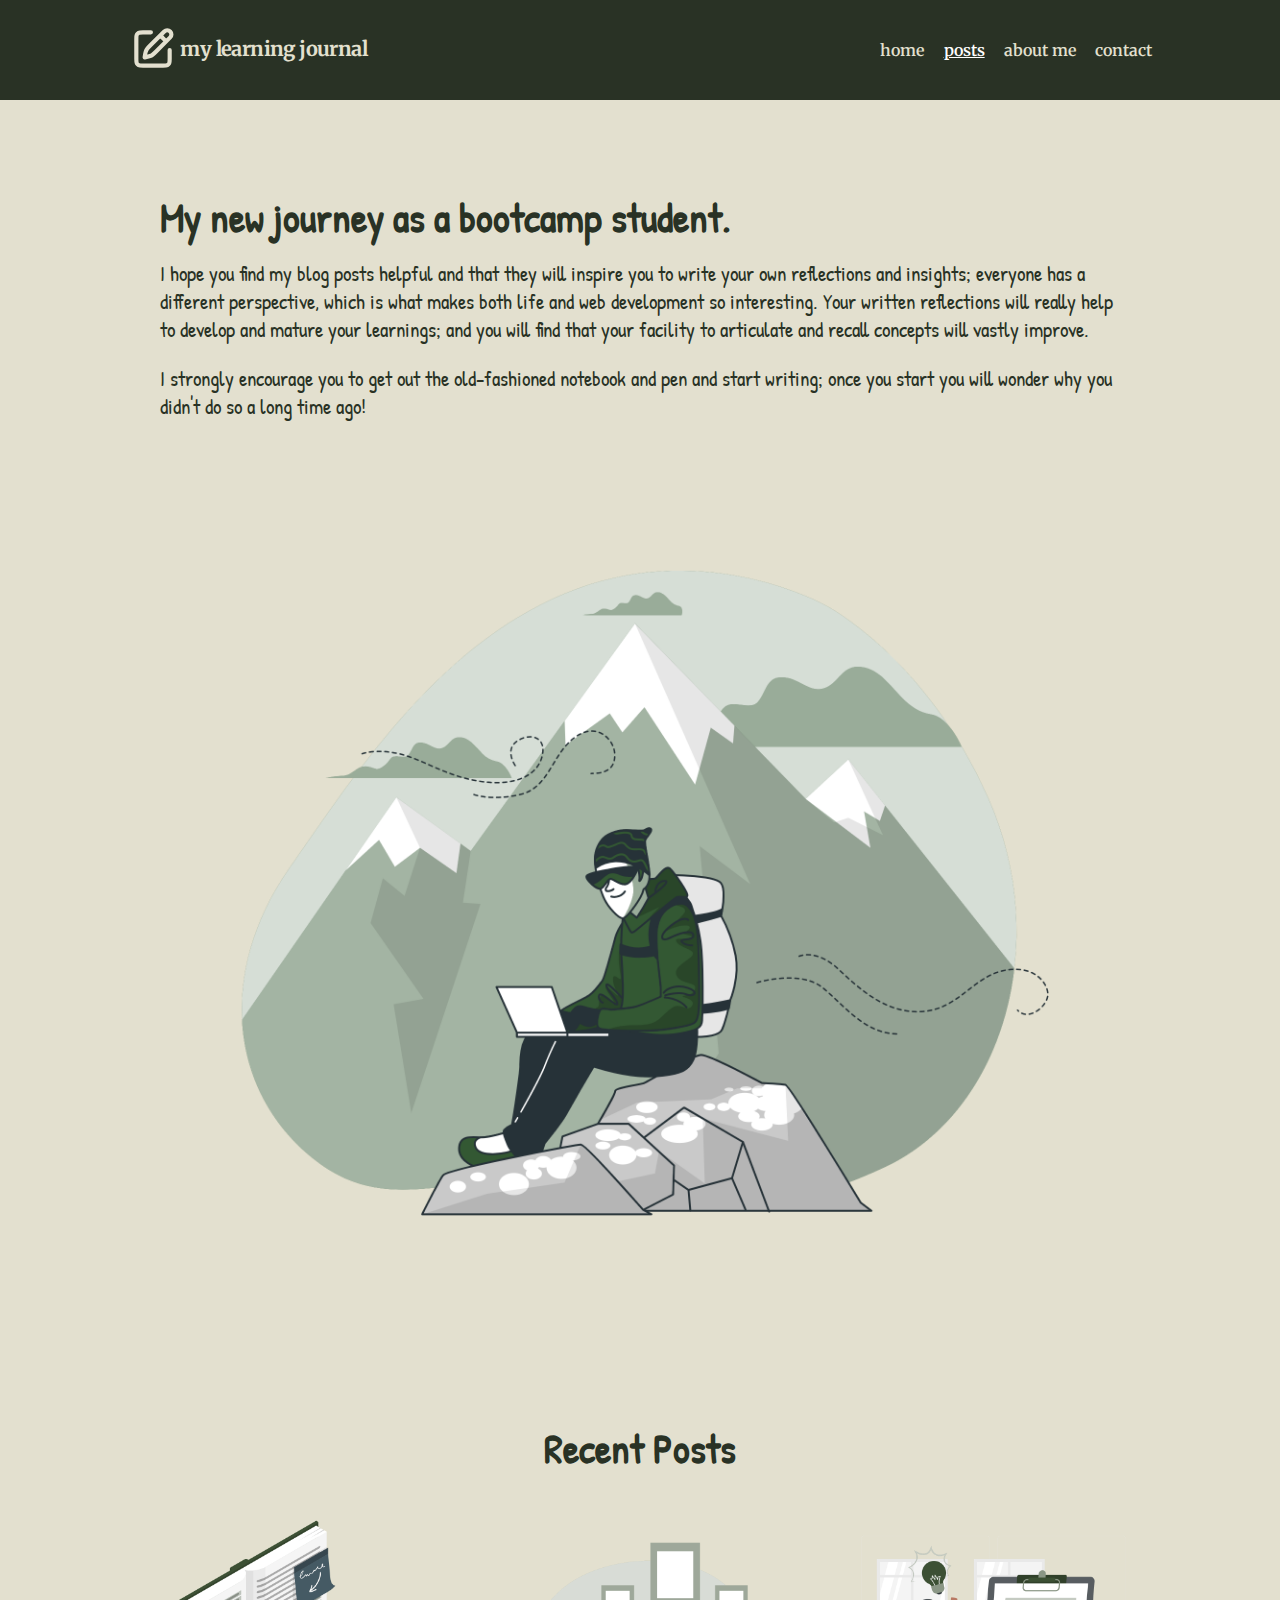
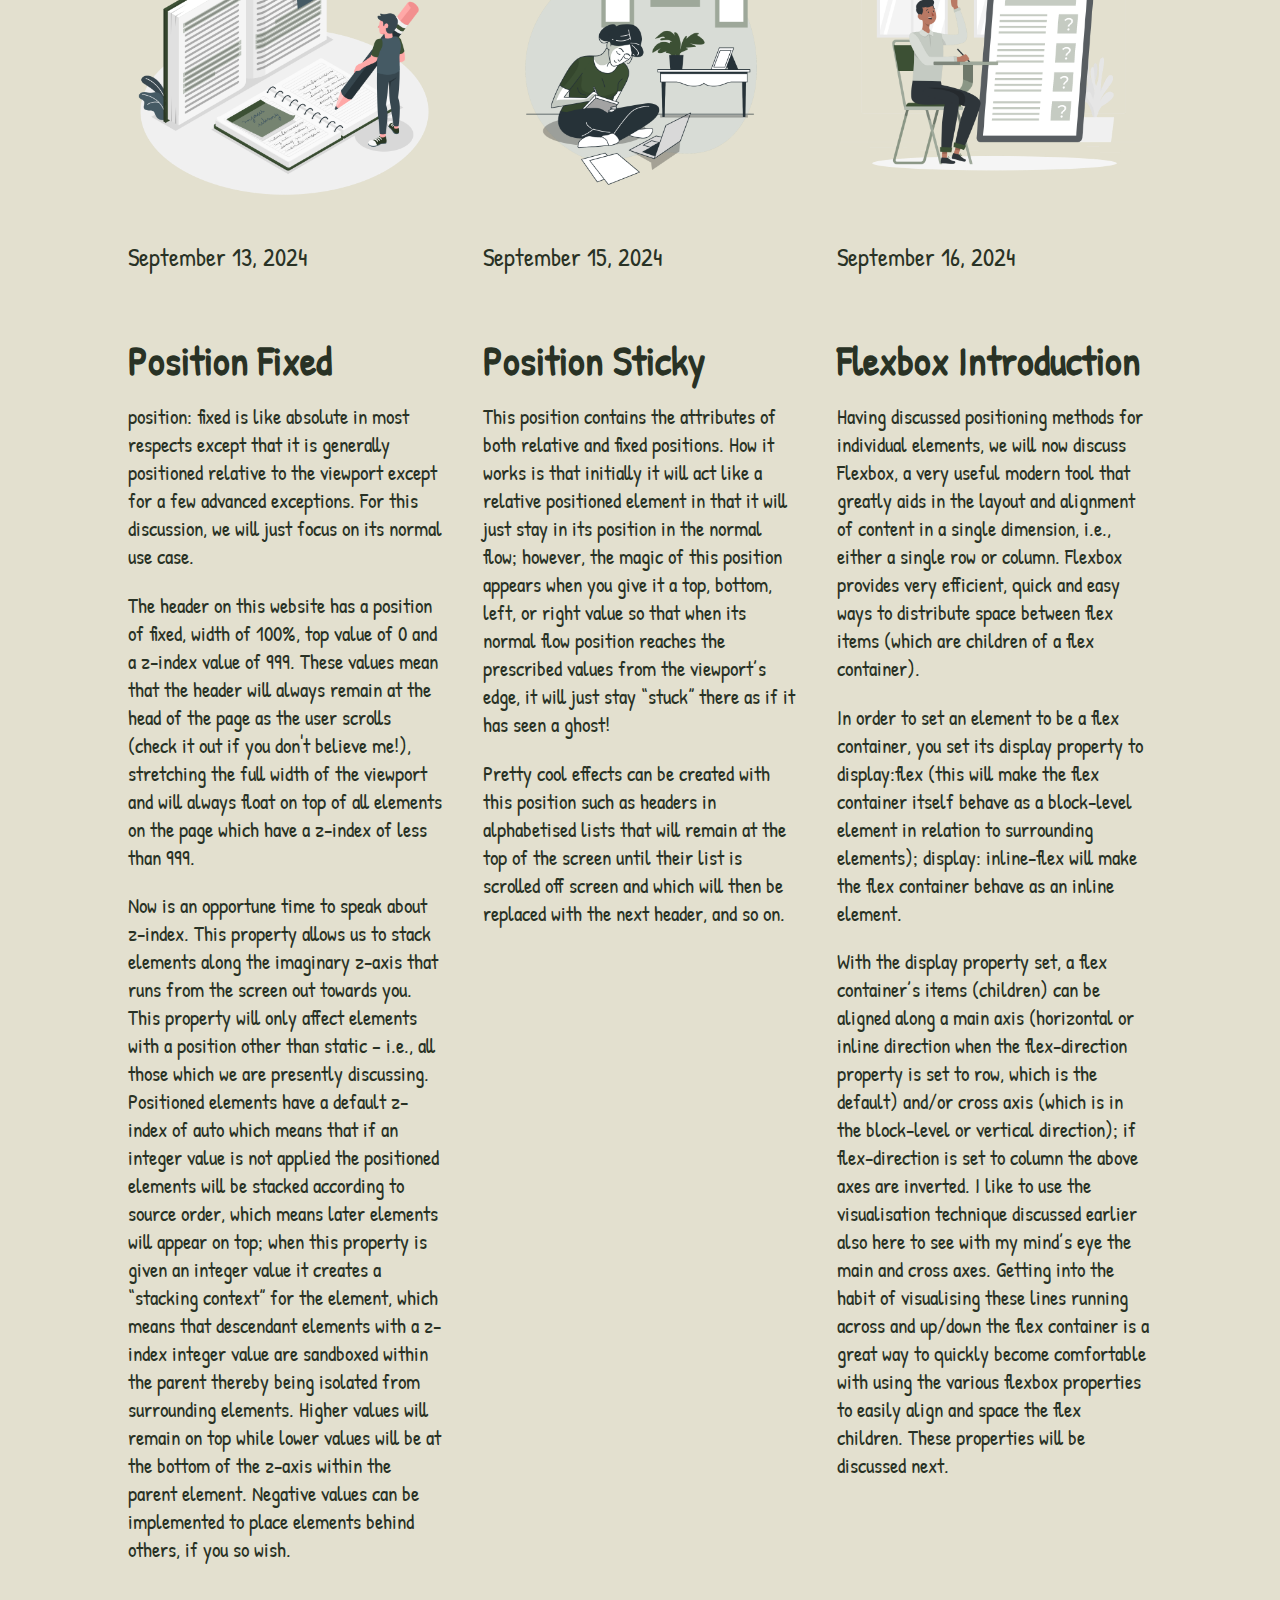
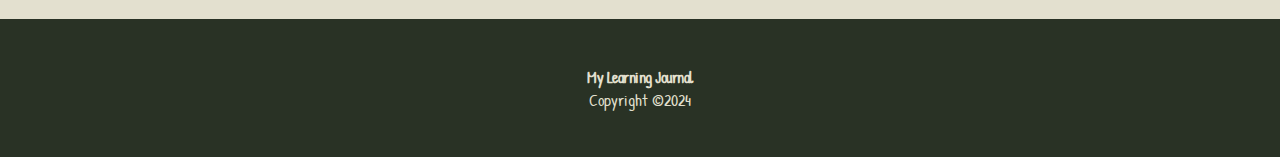
<file: post.html>
<!DOCTYPE html>
<html lang="en">
<head>
    <meta charset="UTF-8">
    <meta name="viewport" content="width=device-width, initial-scale=1.0">

    <!-- Google Fonts -->
    <link rel="preconnect" href="https://fonts.gstatic.com" crossorigin>
    <link href="https://fonts.googleapis.com/css2?family=Merriweather:ital,wght@0,300;0,400;0,700;0,900;1,300;1,400;1,700;1,900&display=swap"
     rel="stylesheet">   
    <link rel="preconnect" href="https://fonts.googleapis.com">
    <link rel="preconnect" href="https://fonts.gstatic.com" crossorigin>
    <link href="https://fonts.googleapis.com/css2?family=Patrick+Hand&display=swap" rel="stylesheet">

    <link rel="stylesheet" href="shared.css">
    <link rel="stylesheet" href="post.css">
    <title>Posts</title>
    <script src="shared.js" defer></script>

</head>
<body>

    <header>
        <div class="container row">
                <div class="header-content">
                    <button class="nav-toggle">
                        <span class="hamburger"></span>
                    </button>
                    <div class="logo-title-container">
                        <svg class="logo" viewBox="0 0 24 24" fill="none" xmlns="http://www.w3.org/2000/svg" aria-label="My Learning Journal logo">
                            <path d="M11 4H7.2C6.0799 4 5.51984 4 5.09202 4.21799C4.71569 4.40974 4.40973 4.7157 4.21799 5.09202C4 5.51985 4 6.0799 4 7.2V16.8C4 17.9201 4 18.4802 4.21799 18.908C4.40973 19.2843 4.71569 19.5903 5.09202 19.782C5.51984 20 6.0799 20 7.2 20H16.8C17.9201 20 18.4802 20 18.908 19.782C19.2843 19.5903 19.5903 19.2843 19.782 18.908C20 18.4802 20 17.9201 20 16.8V12.5M15.5 5.5L18.3284 8.32843M10.7627 10.2373L17.411 3.58902C18.192 2.80797 19.4584 2.80797 20.2394 3.58902C21.0205 4.37007 21.0205 5.6364 20.2394 6.41745L13.3774 13.2794C12.6158 14.0411 12.235 14.4219 11.8012 14.7247C11.4162 14.9936 11.0009 15.2162 10.564 15.3882C10.0717 15.582 9.54378 15.6885 8.48793 15.9016L8 16L8.04745 15.6678C8.21536 14.4925 8.29932 13.9048 8.49029 13.3561C8.65975 12.8692 8.89125 12.4063 9.17906 11.9786C9.50341 11.4966 9.92319 11.0768 10.7627 10.2373Z" stroke="#E3E0CF" stroke-width="2" stroke-linecap="round" stroke-linejoin="round"/>
                        </svg>
                        <h1 class="site-name">my learning journal</h1>
                    </div>
                </div>
                <nav class="nav">
                    <ul class="nav__list flow-nav">
                        <li class="nav__item"><a href="/index.html">home</a></li>
                        <li class="nav__item"><a href="/post.html">posts</a></li>
                        <li class="nav__item"><a href="/about-page.html">about me</a></li>
                        <li class="nav__item"><a href="/contact.html">contact</a></li>
                    </ul>                    
              </nav>
        </div>           
    </header>
        <main>
            <section class="bg-light top-section-padding">
                <div class="container intro-padding">
                    <div class="flow posts-intro">
                        <h2>My new journey as a bootcamp student.</h2>
                        <p>I hope you find my blog posts helpful and that they will inspire you to write your own reflections and insights; everyone has a different
                            perspective, which is what makes both life and web development so interesting. Your written reflections will really help to develop and mature your learnings; 
                            and you will find that your facility to articulate and recall concepts will vastly improve.</p> 
                        <p>I strongly encourage you to get out the old-fashioned notebook and pen and start writing; once you start you will wonder why you didn't do
                            so a long time ago!
                        </p>                
                        <img src="images/man-on-mountain-with-laptop.png" class="nomad-bro" alt="Animation of man on mountain with a laptop">               
                    </div>                   
                </div>
            </section>
            <section class="recent-posts post-about bg-light">
                <div class="container recent-posts-container">
                    <h2 class="recent-posts-title">Recent Posts</h2>
                    <div class="recent-posts-grid-container">
                        <article class="grid-column flow">
                            <img src="images/taking-notes.png" alt="Animation of a man holding a big pencil standing in front of two notepads - one lying on the ground and one standing upright behind it">
                            <time datetime="2024-09-13">September 13, 2024</time>
                            <h2>Position Fixed</h2>
                            <p>position: fixed is like absolute in most respects except that it is generally positioned relative to the viewport except for a few advanced exceptions. For this discussion, we will just focus on its normal use case.</p> 
                            <p>The header on this website has a position of fixed, width of 100%, top value of 0 and a z-index value of 999. These values mean that the header will always remain at the head of the page as the user scrolls (check it out if you don't believe me!), stretching the full width of the viewport and will always float on top of all elements on the page which have a z-index of less than 999.</p>
                            <p>Now is an opportune time to speak about z-index. This property allows us to stack elements along the imaginary z-axis that runs from the screen out towards you. This property will only affect elements with a position other than static – i.e., all those which we are presently discussing. Positioned elements have a default z-index of auto which means that if an integer value is not applied the positioned elements will be stacked according to source order, which means later elements will appear on top; when this property is given an integer value it creates a “stacking context” for the element, which means that descendant elements with a z-index integer value are sandboxed within the parent thereby being isolated from surrounding elements. Higher values will remain on top while lower values will be at the bottom of the z-axis within the parent element. Negative values can be implemented to place elements behind others, if you so wish.</p>                               
                        </article>
                        <article class="grid-column flow">
                            <img src="images/girl-taking-notes.png" alt="Animation of a girl sitting on the ground taking notes in front of a laptop">
                            <time datetime="2024-09-15">September 15, 2024</time>
                            <h2>Position Sticky</h2>
                            <p>This position contains the attributes of both relative and fixed positions. How it works is that initially it will act like a relative positioned element in that it will just stay in its position in the normal flow; however, the magic of this position appears when you give it a top, bottom, left, or right value so that when its normal flow position reaches the prescribed values from the viewport’s edge, it will just stay “stuck” there as if it has seen a ghost!</p> 
                            <p>Pretty cool effects can be created with this position such as headers in alphabetised lists that will remain at the top of the screen until their list is scrolled off screen and which will then be replaced with the next header, and so on.</p>                              
                        </article>
                        <article class="grid-column flow">
                            <img src="images/idea.png" alt="Animation of a man with a lightbulb over his head sitting down with a large notepad in front of him">
                            <time datetime="2024-09-16">September 16, 2024</time>
                            <h2>Flexbox Introduction</h2>
                            <p>Having discussed positioning methods for individual elements, we will now discuss Flexbox, a very useful modern tool that greatly aids in the layout and alignment of content in a single dimension, i.e., either a single row or column. Flexbox provides very efficient, quick and easy ways to distribute space between flex items (which are children of a flex container).</p> 
                            <p>In order to set an element to be a flex container, you set its display property to display:flex (this will make the flex container itself behave as a block-level element in relation to surrounding elements); display: inline-flex will make the flex container behave as an inline element.</p> 
                            <p>With the display property set, a flex container’s items (children) can be aligned along a main axis (horizontal or inline direction when the flex-direction property is set to row, which is the default) and/or cross axis (which is in the block-level or vertical direction); if flex-direction is set to column the above axes are inverted. I like to use the visualisation technique discussed earlier also here to see with my mind’s eye the main and cross axes. Getting into the habit of visualising these lines running across and up/down the flex container is a great way to quickly become comfortable with using the various flexbox properties to easily align and space the flex children.  These properties will be discussed next.</p>                               
                        </article>
                    </div>
                </div>
            </section>
        </main>
        <footer>
            <p>My Learning Journal</p>
            <p>Copyright &copy;2024</p>
        </footer>     
</body>
</html>
</file>
<file: shared.css>
:root{

    /* Typography Custom Variables */
    --fs-h1:1.5rem;
    --fs-h2: 1.125rem;
    --fs-p: .75rem;
    --fs-utility:.625rem;
    --fs-time:.6125rem;
    --fs-footer:.5rem;

    /* Font Family */  
    --ff-serif: 'Merriweather', serif; 
    --ff-cursive:'Patrick Hand', cursive;
    
    /* Font Weight */
    --fw-400: 400;
    --fw-700: 700;
  
    /* Color Custom Variables */
    --clr-bg-dark:#293225;
    --clr-text-light:#E3E0CF;

    /* Border Radius */
    --border-radius:.3125rem;

    /* Spacing Custom Variables */
    --spacing-small:.5em;
    --spacing-medium:1em;
    --spacing-large:2em;

}

/* Resets */

*,
*::before,
*::after{

    box-sizing: border-box;

}

body,
h1,
h2,
h3,
h4,
p,
figure{

    margin:0;
}


ul[class]{

    list-style: none;
    padding:0;
    
}

/* Typography */

h1,
h2
{

    line-height: 1;
}


h1{

    font-size:calc(var(--fs-h1) + 1vw);

}

h2{

    font-size: calc(var(--fs-h2) + 1vw);
}

time{

    font-size:calc(var(--fs-time) + 1vw);
    margin-bottom:var(--spacing-medium);

}


p{

    font-size: calc(var(--fs-p) + 0.5vw);
    font-weight: var(--fw-400);
}

h1,
h2{

    font-weight: var(--fw-700);

}

body{

    font-family: var(--ff-cursive);

}



input,
button,
textarea{

    font:inherit;

}


/* Utility Classes */

section{

    color:var(--clr-bg-dark);
}

.flow-nav > * + *{

    margin-top: var(--spacing-small);

}

.flow h1,
.flow h2,
.flow time,
.flow p{

    margin-top: var(--spacing-medium);

}

.site-name{
   
    font-family: var(--ff-serif);
    font-size:1.25rem;
    line-height: 1.08;
    letter-spacing: -0.03em;
    text-transform: lowercase;
    
}


.top-section-padding{

    padding-top: var(--spacing-large);

}

.recent-posts-title{

    text-align: center;

}

.post-about{

    padding-bottom: var(--spacing-large);

}

.bg-light{

    background-color:var(--clr-text-light);

}

.view{

    text-align: center;
    text-decoration: underline;
    font-size:calc(var(--fs-utility) + .75vw);
    font-weight:var(--fw-700);
    margin: var(--spacing-large) 0;
    cursor:pointer; 
 
 }

/* Links */

a:link{

    color:var(--clr-text-light);
    font-size: 1rem;
    font-weight: 600;
    text-transform: lowercase;
    text-decoration: none;

}

a:visited{

    color:#A9A392;

}

a:hover{

    color:#fff;
    text-decoration: underline;

}

a:active{

    color:#FFD700;
    text-decoration: none;

}


a[aria-current='page']{

    text-decoration: underline;
    color:white;

}

/* Navigation Styles */

.nav{

    align-self: center;
    font-family: var(--ff-serif);
    display:none;
     
}

.nav__list{

    text-align: center;
    
 }
 
 .nav-toggle{
 
     position:absolute;
     height:2.5em;
     width:2.5em;
     padding:0;
     border-radius:50%;
     left:0;
     top:50%;
     transform:translateY(-50%);
     border:none;
     cursor:pointer;
     background-color: #E3E0CF;
     opacity:1;
    
 }
 
 .nav-toggle:hover,
 .nav-toggle:focus{
 
     opacity:.6;
 
 }
 
 .nav-toggle:focus:not(:focus-visible){
 
     opacity:1;
 
 }
 
 .nav-visible{
 
     display:block;
 
 }
 
 .hamburger{
 
     display:relative;
     width:60%;
         
 }
 
 .hamburger,
 .hamburger::before,
 .hamburger::after{
 
     display:block;
     height:4px;
     margin:0 auto;
     background-color:var(--clr-bg-dark);
     
 }
 
 .hamburger::before,
 .hamburger::after{
 
     content:'';
     width:100%;
 
 }
 
 .hamburger::before{
 
     transform: translateY(-7px)
 
 }
 
 .hamburger::after{
 
     transform:translateY(3px);
 
 }


/* Layout */

img{

    max-width:100%;
    height:auto;
    display:block;

}

main{

    margin-top: 0;

}


.logo{

    width:50px;
    margin:0;
       
}

header{

    position:fixed;
    top:0;
    width:100%;
    z-index:999;
    background-color: var(--clr-bg-dark);
    color:var(--clr-text-light);
   
}

.container{

    padding:1.5em 0;
    max-width:1200px;
    margin:0 auto;
    width:80%;

}

.row{

    display:flex;
    flex-direction: column;

}


.header-content{

    position:relative;

}

.logo-title-container{

    display:flex;
    justify-content: center;
    align-items: center;
    gap:.15em;
    
}

.flow time{

    display:inline-block;

}


.recent-posts-grid-container{

    display:grid;
    grid-template-columns:repeat(1, 1fr);
    grid-auto-rows: auto;
    gap:2.5em;
    margin-top:var(--spacing-large);

}

/* Footer Styles */

footer{

    text-align: center;
    background-color: var(--clr-bg-dark);
    color:var(--clr-text-light);
    padding: 3.08em;
    
       
}

footer p{

    font-size: calc(var(--fs-footer) + .5vw);

}


  footer p:first-of-type{

    font-weight: var(--fw-700);
    line-height:1.08;
    letter-spacing: -0.03em;

}

  footer p:nth-of-type(2){

    font-weight: var(--fw-400);
    line-height: 1.25;
    margin-top: 0.2em;  

}

/* Media Queries */
  
@media (max-width: 37.5rem){

   
    .logo-title-container{

        flex-direction: column;
        
    }

    .nav-toggle{

        transform:translateY(-80%);
             
    }


}

@media (min-width: 37.5rem){

    :root{
    
    --fs-h1:1.75rem;
    --fs-h2:1.3125rem;
    --fs-p:.875rem;
    --fs-utility:.75rem;
    --fs-time:.735rem;
    --fs-footer:.625rem;

    }

}

@media (min-width: 50rem) {

    :root {
  
        --fs-h1:2.04rem;
        --fs-h2:1.53rem;
        --fs-p:1.02rem;
        --fs-utility:.87rem;
        --fs-time:.8526rem;
        --fs-footer:.72rem;
  
    }
 
    .row{
  
      flex-direction: row;
      justify-content: space-between;
     
    }

    .nav{

        display:block;

    }
  
    .nav__list{

        display:flex;
        gap:1.2em;

    }

    .nav-toggle{

        display:none;

    }


    .flow-nav > * + * {

        margin:0;

    }

    .recent-posts-grid-container{

        grid-template-columns: repeat(2, 1fr);

    }

     
  }


@media (min-width:62.5rem){

    :root {
  
        --fs-h1:2.38rem;
        --fs-h2:1.78rem;
        --fs-p:1.19rem;
        --fs-utility:1.01rem;
        --fs-time:.9898rem;
        --fs-footer:.84rem;   
      }
   
}


@media (min-width:75rem){

    :root {
       
        --fs-p:.89rem;
        --fs-utility:.75rem;
        --fs-time:.735rem;
        --fs-footer:.63rem;   
      }


    .recent-posts-grid-container{

        grid-template-columns: repeat(auto-fit, minmax(18.75rem, 1fr));
        
    }
   
}
</file>
<file: index.css>
.hero{
   
    display:flex;
    flex-direction: column;
    justify-content: flex-end;
    
}


.hero img{

    margin:0;
    max-height:65vh;
    width:auto;
    object-fit:cover;

}

.hero-content{

    position:absolute;
    font-family: var(--ff-script);
    color:var(--clr-text-light);
    text-shadow: 2px 2px 2px #000;
    right:10%;
    left:10%;
    padding-bottom: 2em;
    
}

.hidden{

    display:none;

}
</file>
<file: about-page.css>
.about-me-intro{

    display:flex;
    justify-content: center;
    align-items:center;
    flex-wrap: wrap;
    gap:var(--spacing-medium);

}

.about-me-intro img{

    flex:1 1 200px;
    max-width: 60vw;
    margin-bottom: var(--spacing-large);

}

.about-me-intro__content{

    flex:2 1 65%;
   
}


.about-me-main-content{

    padding:0 var(--spacing-large);
    
}


.about-me-main-content h2,
.recent-posts-container h2{

    margin-top:var(--spacing-medium);

}

@media (max-width:50rem){

    .recent-posts-grid-container{

        margin-top:0;

    }
}
</file>
<file: contact.css>
.contact-details{

    margin-bottom: var(--spacing-large);

}

section{

  padding-bottom: 1.5em;;  

}

form{


    margin: var(--spacing-medium) 0 var(--spacing-large) 0;

}

fieldset{

    margin:0 auto;
    padding:var(--spacing-small);
    border:2px solid var(--clr-bg-dark);

}

fieldset{

    display:flex;
    flex-direction: column;
    margin-bottom:var(--spacing-medium);
    
}


input,
textarea,
button{

    max-width:90%;

}

fieldset,
input,
textarea,
button,
iframe{

    border-radius:var(--border-radius);

}

textarea{

    resize:none;

}


input,
textarea{
 
     margin-bottom:var(--spacing-small);
     
}

input,
textarea{

    border:none;
    padding:0.3125em;

}

input:focus,
input:hover,
textarea:focus,
textarea:hover{

    outline:none;

}

input:focus,
textarea:focus{

    background-color:var(--clr-bg-dark);
    color:var(--clr-text-light);

}

button:hover,
button:focus{

    opacity:.8;

}

button{

    text-transform: uppercase;
    font-size:1rem;
    font-weight:900;
    border:none;
    padding:var(--spacing-medium) 0;
    letter-spacing: .1em;
    cursor:pointer;
    background-color: var(--clr-bg-dark);
    color:var(--clr-text-light);
    
}


iframe{

    display:block;
    max-width:100%;
    margin:1em auto;
    
}


@media (min-width:37.5rem) and (max-width:62.4rem){


    input,
    textarea,
    button{

        max-width:50%;

    }

}

@media (min-width:62.5rem){

    
    .details{

        display:flex;
        gap:var(--spacing-medium);

    }
    
    fieldset{

        flex-direction: row;
        flex-wrap: wrap;
        align-items: flex-start;
        gap:var(--spacing-small);

    }

    button{

        flex-basis:60%;
        margin:0 auto;

    }

    input{

        flex:1;
        max-width:40%;

    }

    textarea{

        flex:2;

    }


}
</file>
<file: post.css>
.posts-intro h1{

    margin-top: 0;

}

.journey-img-container{


    width:100%;
    height:100%;
    object-fit: cover;

}


.nomad-bro{

    margin:0;

}


@media (min-width: 50rem){
  
    .posts-intro{

        padding:0 2em;

    }
    
}
</file>
